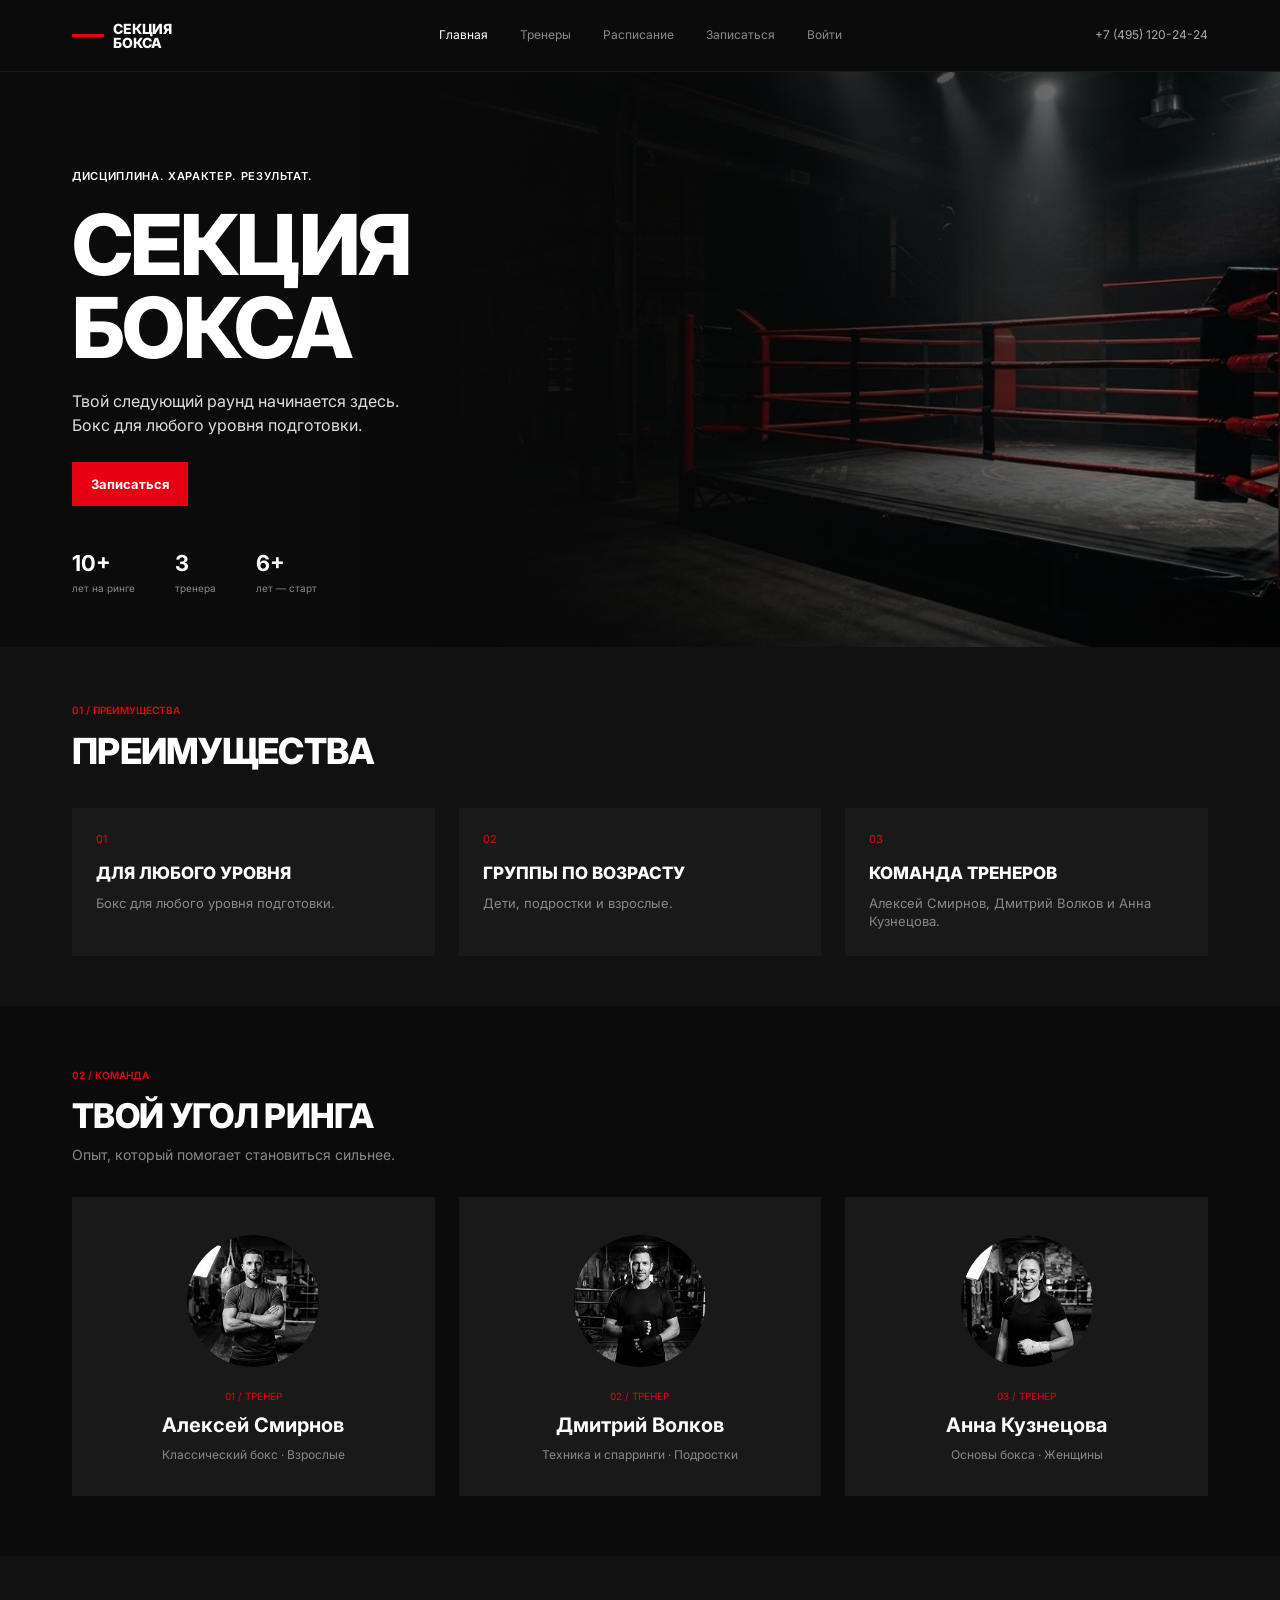
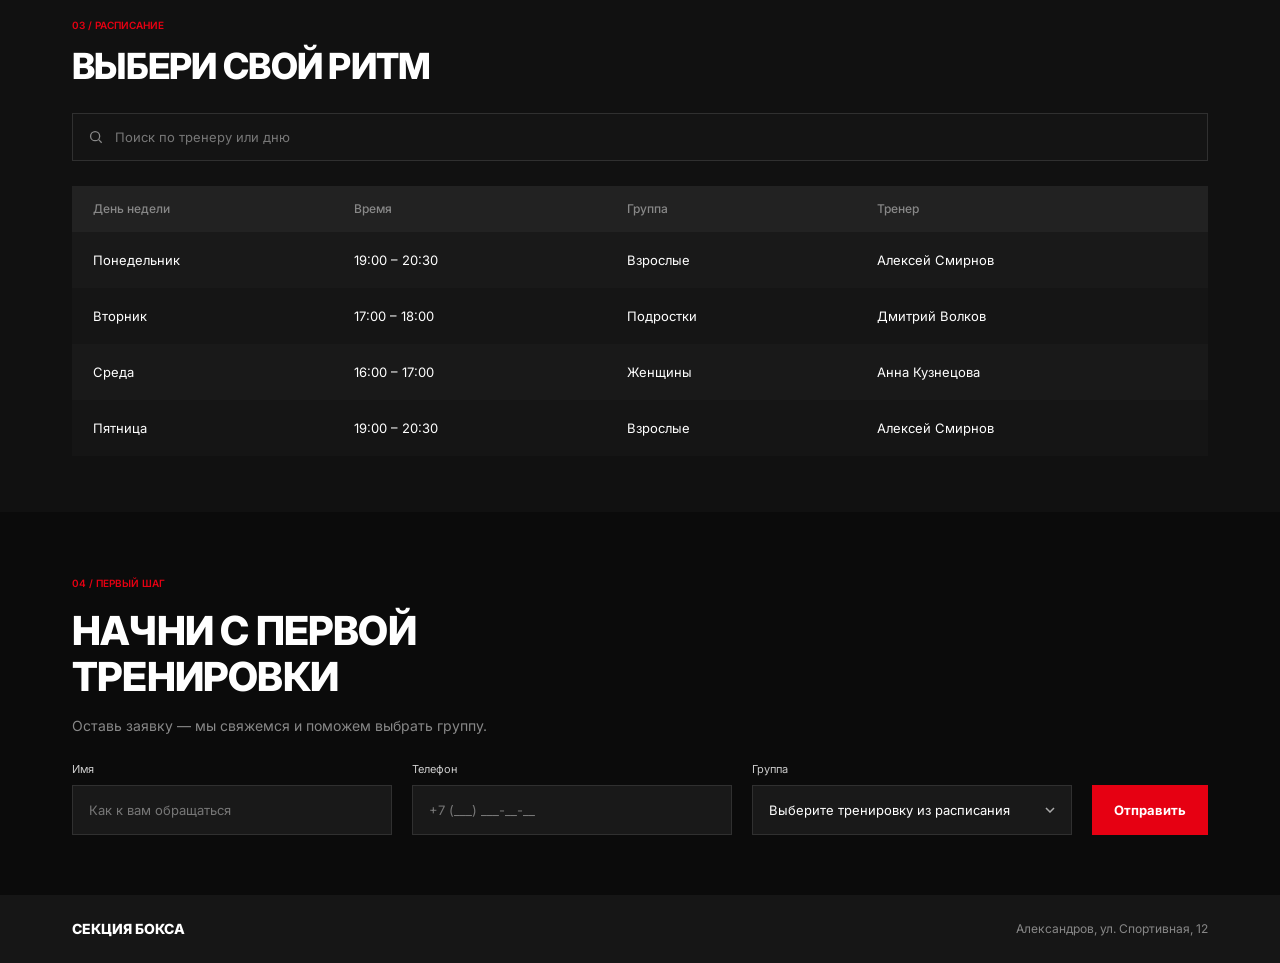
<file: index.html>
<!DOCTYPE html>
<html lang="ru">

<head>
    <meta charset="UTF-8">
    <meta name="viewport" content="width=device-width, initial-scale=1.0">
    <title>Секция бокса</title>
    <link rel="preconnect" href="https://fonts.googleapis.com">
    <link rel="preconnect" href="https://fonts.gstatic.com" crossorigin>
    <link
        href="https://fonts.googleapis.com/css2?family=Inter:wght@400;500;600;700;800;900&display=swap&subset=cyrillic"
        rel="stylesheet">
    <link rel="stylesheet" href="css/style.css">
</head>

<body id="top">

    <header class="header header-main">
        <div class="container header-inner">
            <a href="index.html" class="logo">
                <span class="logo-line"></span>
                <span class="logo-text">СЕКЦИЯ<br>БОКСА</span>
            </a>
            <nav class="nav">
                <a href="#top" class="active">Главная</a>
                <a href="#trainers">Тренеры</a>
                <a href="#schedule">Расписание</a>
                <a href="#signup">Записаться</a>
                <a href="auth.html" id="loginLink">Войти</a>
            </nav>
            <div class="header-phone">+7 (495) 120-24-24</div>
        </div>
    </header>

    <section class="hero">
        <img src="images/ring.jpg" alt="Боксёрский ринг" class="hero-image">
        <div class="container hero-content">
            <div class="hero-tagline">Дисциплина. Характер. Результат.</div>
            <h1>СЕКЦИЯ<br>БОКСА</h1>
            <p>Твой следующий раунд начинается здесь.<br>Бокс для любого уровня подготовки.</p>
            <a href="#signup" class="button hero-button">Записаться</a>
            <div class="stats">
                <div class="stat"><strong>10+</strong><span>лет на ринге</span></div>
                <div class="stat"><strong>3</strong><span>тренера</span></div>
                <div class="stat"><strong>6+</strong><span>лет — старт</span></div>
            </div>
        </div>
    </section>

    <section class="section section-light advantages">
        <div class="container">
            <div class="section-label">01 / Преимущества</div>
            <h2>ПРЕИМУЩЕСТВА</h2>
            <div class="cards-3">
                <div class="card">
                    <div class="card-number">01</div>
                    <h3>ДЛЯ ЛЮБОГО УРОВНЯ</h3>
                    <p>Бокс для любого уровня подготовки.</p>
                </div>
                <div class="card">
                    <div class="card-number">02</div>
                    <h3>ГРУППЫ ПО ВОЗРАСТУ</h3>
                    <p>Дети, подростки и взрослые.</p>
                </div>
                <div class="card">
                    <div class="card-number">03</div>
                    <h3>КОМАНДА ТРЕНЕРОВ</h3>
                    <p>Алексей Смирнов, Дмитрий Волков и Анна Кузнецова.</p>
                </div>
            </div>
        </div>
    </section>

    <section class="section trainers" id="trainers">
        <div class="container">
            <div class="section-label">02 / Команда</div>
            <h2>ТВОЙ УГОЛ РИНГА</h2>
            <p class="section-text">Опыт, который помогает становиться сильнее.</p>
            <div class="cards-3" id="trainersList"></div>
        </div>
    </section>

    <section class="section section-light schedule" id="schedule">
        <div class="container">
            <div class="section-label">03 / Расписание</div>
            <h2>ВЫБЕРИ СВОЙ РИТМ</h2>
            <div class="search-box">
                <svg width="14" height="14" viewBox="0 0 16 16" fill="none" stroke="#888" stroke-width="1.5">
                    <circle cx="7" cy="7" r="5.2"></circle>
                    <line x1="11" y1="11" x2="14.5" y2="14.5"></line>
                </svg>
                <input type="text" id="scheduleSearch" placeholder="Поиск по тренеру или дню">
            </div>
            <div class="table-wrap">
                <table class="table table-public">
                    <thead>
                        <tr>
                            <th>День недели</th>
                            <th>Время</th>
                            <th>Группа</th>
                            <th>Тренер</th>
                        </tr>
                    </thead>
                    <tbody id="scheduleBody"></tbody>
                </table>
            </div>
        </div>
    </section>

    <section class="section signup" id="signup">
        <div class="container">
            <div class="section-label">04 / Первый шаг</div>
            <h2 class="signup-title">НАЧНИ С ПЕРВОЙ ТРЕНИРОВКИ</h2>
            <p class="section-text">Оставь заявку — мы свяжемся и поможем выбрать группу.</p>
            <form id="signupForm" class="signup-form">
                <div class="field">
                    <label for="signupName">Имя</label>
                    <input type="text" id="signupName" placeholder="Как к вам обращаться">
                </div>
                <div class="field">
                    <label for="signupPhone">Телефон</label>
                    <input type="text" id="signupPhone" placeholder="+7 (___) ___-__-__">
                </div>
                <div class="field">
                    <label for="signupGroup">Группа</label>
                    <select id="signupGroup"></select>
                </div>
                <button type="submit" class="button signup-button">Отправить</button>
            </form>
            <p id="signupMessage" class="message"></p>
        </div>
    </section>

    <footer class="footer">
        <div class="container footer-inner">
            <div class="footer-name">СЕКЦИЯ БОКСА</div>
            <div class="footer-address">Александров, ул. Спортивная, 12</div>
        </div>
    </footer>

    <script src="js/storage.js"></script>
    <script src="js/main.js"></script>
</body>

</html>
</file>
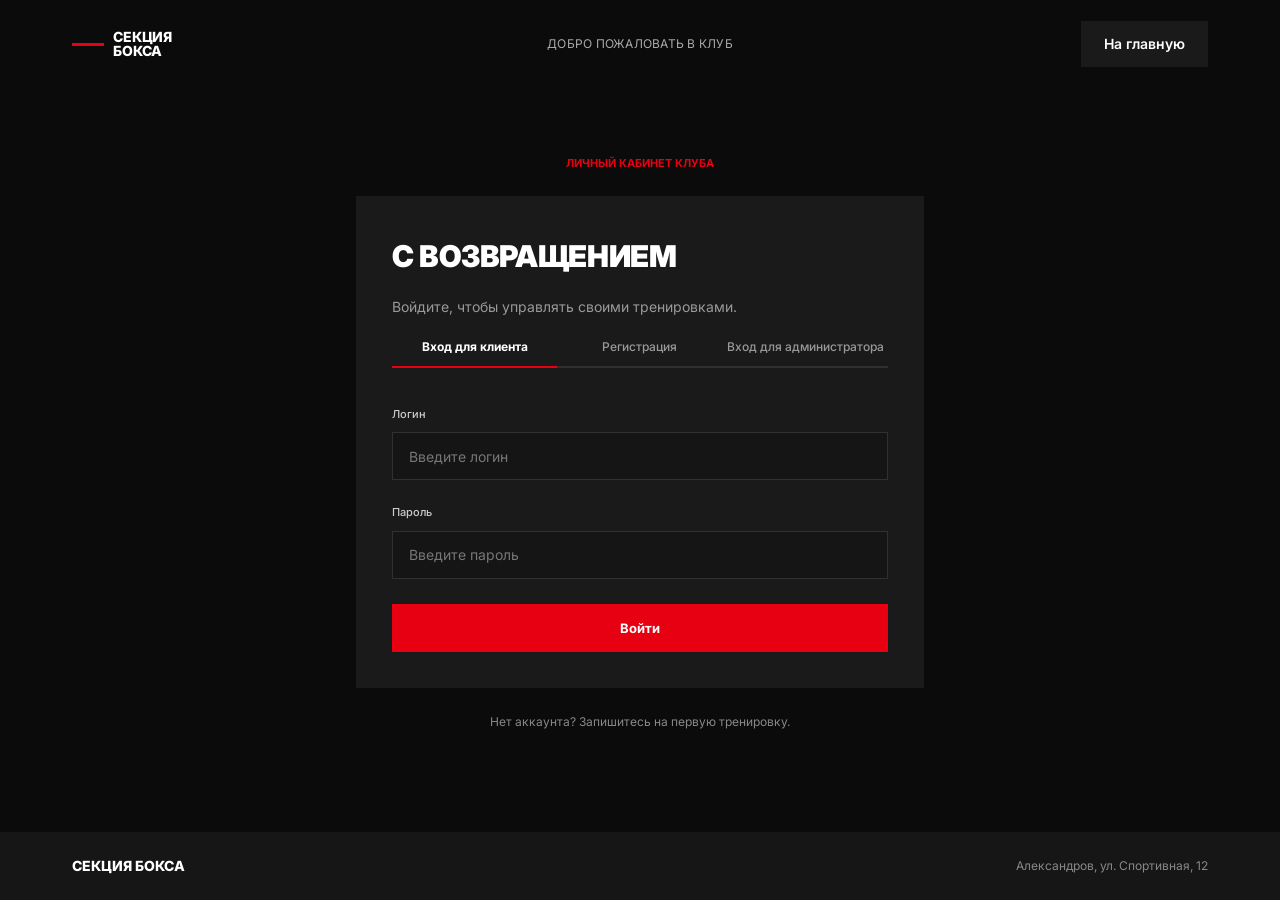
<file: admin.html>
<!DOCTYPE html>
<html lang="ru">
<head>
    <meta charset="UTF-8">
    <meta name="viewport" content="width=device-width, initial-scale=1.0">
    <title>Панель администратора — Секция бокса</title>
    <link rel="preconnect" href="https://fonts.googleapis.com">
    <link rel="preconnect" href="https://fonts.gstatic.com" crossorigin>
    <link href="https://fonts.googleapis.com/css2?family=Inter:wght@400;500;600;700;800;900&display=swap&subset=cyrillic" rel="stylesheet">
    <link rel="stylesheet" href="css/style.css">
</head>
<body>

    <header class="header">
        <div class="container header-inner">
            <a href="index.html" class="logo">
                <span class="logo-line"></span>
                <span class="logo-text">СЕКЦИЯ<br>БОКСА</span>
            </a>
            <div class="header-center">УПРАВЛЕНИЕ КЛУБОМ</div>
            <div class="header-right">
                <button type="button" class="header-button" id="logoutButton">Выйти</button>
            </div>
        </div>
    </header>

    <main class="page-main admin-main">
        <div class="container">
            <div class="red-label">УПРАВЛЕНИЕ КЛУБОМ</div>
            <h1 class="admin-title">Панель администратора</h1>

            <h2 class="block-title">01 / Добавить тренировку</h2>
            <form id="addForm" class="add-form">
                <div class="field">
                    <label for="addDay">День</label>
                    <select id="addDay"></select>
                </div>
                <div class="field">
                    <label for="addTime">Время</label>
                    <input type="text" id="addTime" placeholder="19:00 – 20:30">
                </div>
                <div class="field">
                    <label for="addGroup">Группа</label>
                    <select id="addGroup"></select>
                </div>
                <div class="field">
                    <label for="addCoach">Тренер</label>
                    <select id="addCoach" disabled title="Тренер определяется выбранной группой"></select>
                </div>
                <button type="submit" class="button add-button">Добавить</button>
            </form>
            <p id="addMessage" class="message"></p>

            <h2 class="block-title block-title-next">02 / Управление расписанием</h2>
            <div class="table-wrap">
                <table class="table table-admin-schedule">
                    <thead>
                        <tr>
                            <th>День</th>
                            <th>Время</th>
                            <th>Группа</th>
                            <th>Тренер</th>
                            <th class="th-action">Действие</th>
                        </tr>
                    </thead>
                    <tbody id="trainingsBody"></tbody>
                </table>
            </div>

            <h2 class="block-title block-title-next">03 / Записи клиентов</h2>
            <div class="search-box">
                <svg width="14" height="14" viewBox="0 0 16 16" fill="none" stroke="#888" stroke-width="1.5"><circle cx="7" cy="7" r="5.2"></circle><line x1="11" y1="11" x2="14.5" y2="14.5"></line></svg>
                <input type="text" id="bookingSearch" placeholder="Поиск по имени или группе">
            </div>
            <div class="table-wrap">
                <table class="table table-admin-bookings">
                    <thead>
                        <tr>
                            <th>Имя клиента</th>
                            <th>Телефон</th>
                            <th>Группа</th>
                            <th>Тренировка</th>
                            <th class="th-action">Действие</th>
                        </tr>
                    </thead>
                    <tbody id="bookingsBody"></tbody>
                </table>
            </div>
        </div>
    </main>

    <footer class="footer">
        <div class="container footer-inner">
            <div class="footer-name">СЕКЦИЯ БОКСА</div>
            <div class="footer-address">Александров, ул. Спортивная, 12</div>
        </div>
    </footer>

    <script src="js/storage.js"></script>
    <script src="js/admin.js"></script>
</body>
</html>
</file>
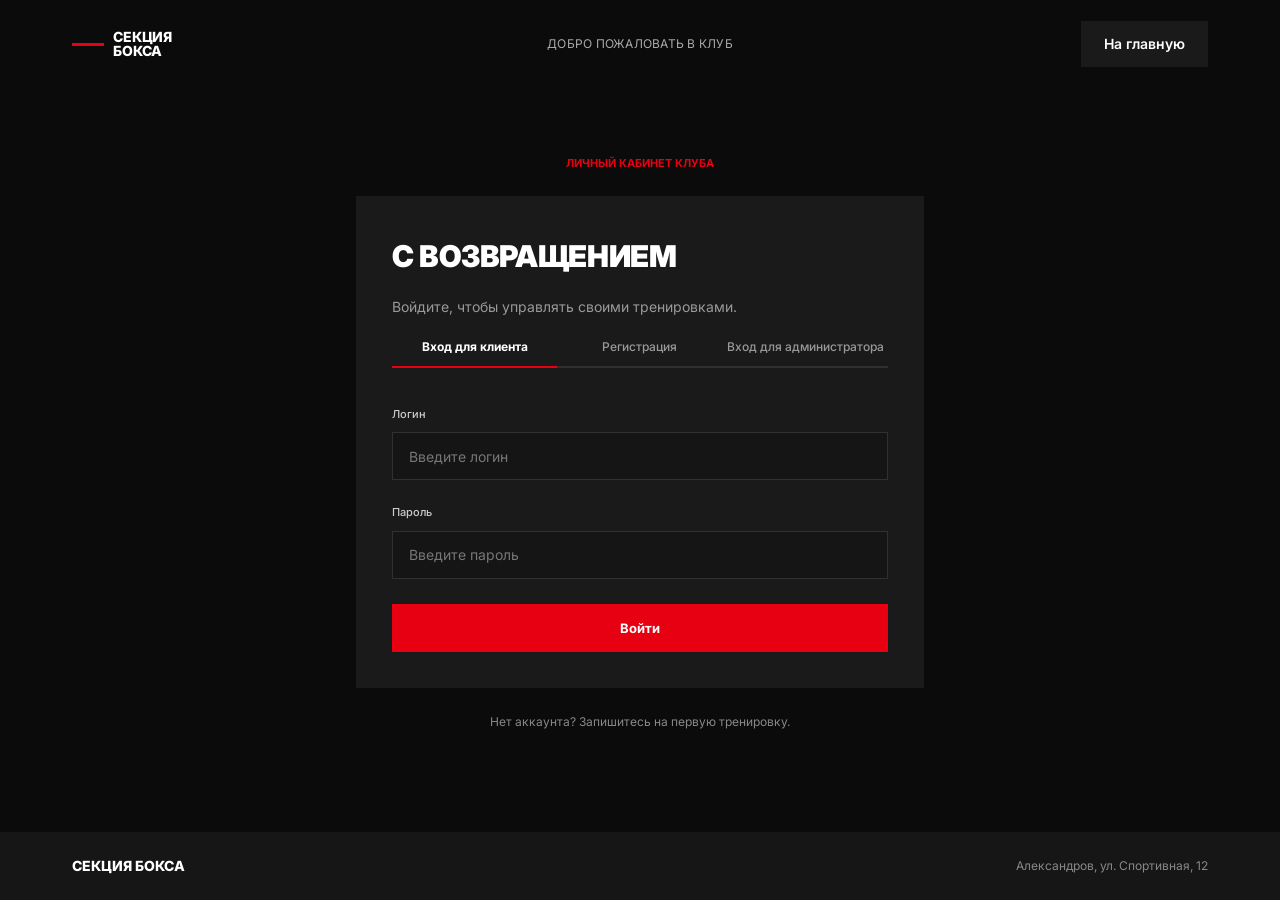
<file: auth.html>
<!DOCTYPE html>
<html lang="ru">
<head>
    <meta charset="UTF-8">
    <meta name="viewport" content="width=device-width, initial-scale=1.0">
    <title>Вход — Секция бокса</title>
    <link rel="preconnect" href="https://fonts.googleapis.com">
    <link rel="preconnect" href="https://fonts.gstatic.com" crossorigin>
    <link href="https://fonts.googleapis.com/css2?family=Inter:wght@400;500;600;700;800;900&display=swap&subset=cyrillic" rel="stylesheet">
    <link rel="stylesheet" href="css/style.css">
</head>
<body>

    <header class="header">
        <div class="container header-inner">
            <a href="index.html" class="logo">
                <span class="logo-line"></span>
                <span class="logo-text">СЕКЦИЯ<br>БОКСА</span>
            </a>
            <div class="header-center">ДОБРО ПОЖАЛОВАТЬ В КЛУБ</div>
            <div class="header-right">
                <a href="index.html" class="header-button">На главную</a>
            </div>
        </div>
    </header>

    <main class="login-page">
        <div class="login-label">ЛИЧНЫЙ КАБИНЕТ КЛУБА</div>

        <div class="login-card">
            <h1 id="cardTitle">С ВОЗВРАЩЕНИЕМ</h1>
            <p id="cardText" class="login-text">Войдите, чтобы управлять своими тренировками.</p>

            <div class="tabs">
                <button type="button" class="tab active" id="tabClient">Вход для клиента</button>
                <button type="button" class="tab" id="tabRegister">Регистрация</button>
                <button type="button" class="tab" id="tabAdmin">Вход для администратора</button>
            </div>

            <form id="clientForm" class="login-form">
                <div class="form-group">
                    <label for="clientLogin">Логин</label>
                    <input type="text" id="clientLogin" placeholder="Введите логин">
                </div>
                <div class="form-group">
                    <label for="clientPassword">Пароль</label>
                    <input type="password" id="clientPassword" placeholder="Введите пароль">
                </div>
                <p id="clientMessage" class="message"></p>
                <button type="submit" class="button wide-button">Войти</button>
            </form>

            <form id="registerForm" class="login-form" style="display: none;">
                <div class="form-group">
                    <label for="regName">Имя</label>
                    <input type="text" id="regName" placeholder="Введите имя">
                </div>
                <div class="form-group">
                    <label for="regPhone">Телефон</label>
                    <input type="text" id="regPhone" placeholder="+7 (___) ___-__-__">
                </div>
                <div class="form-group">
                    <label for="regLogin">Логин</label>
                    <input type="text" id="regLogin" placeholder="Введите логин">
                </div>
                <div class="form-group">
                    <label for="regPassword">Пароль</label>
                    <input type="password" id="regPassword" placeholder="Введите пароль">
                </div>
                <p id="registerMessage" class="message"></p>
                <button type="submit" class="button wide-button">Зарегистрироваться</button>
            </form>

            <form id="adminForm" class="login-form" style="display: none;">
                <div class="form-group">
                    <label for="adminLogin">Логин</label>
                    <input type="text" id="adminLogin" placeholder="Введите логин">
                </div>
                <div class="form-group">
                    <label for="adminPassword">Пароль</label>
                    <input type="password" id="adminPassword" placeholder="Введите пароль">
                </div>
                <p id="adminMessage" class="message"></p>
                <button type="submit" class="button wide-button">Войти</button>
            </form>
        </div>

        <p class="login-hint" id="loginHint"></p>
    </main>

    <footer class="footer">
        <div class="container footer-inner">
            <div class="footer-name">СЕКЦИЯ БОКСА</div>
            <div class="footer-address">Александров, ул. Спортивная, 12</div>
        </div>
    </footer>

    <script src="js/storage.js"></script>
    <script src="js/auth.js"></script>
</body>
</html>
</file>
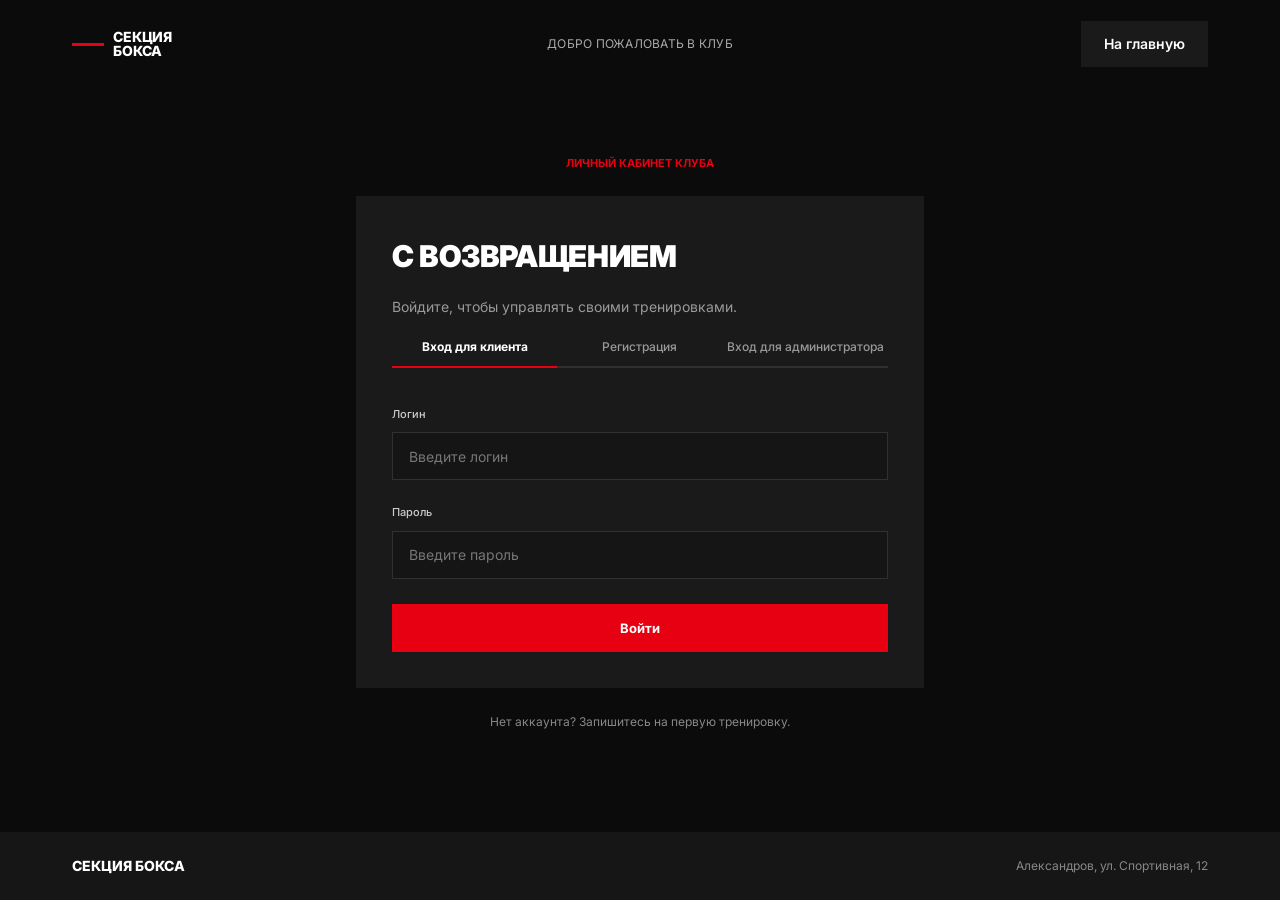
<file: profile.html>
<!DOCTYPE html>
<html lang="ru">
<head>
    <meta charset="UTF-8">
    <meta name="viewport" content="width=device-width, initial-scale=1.0">
    <title>Личный кабинет — Секция бокса</title>
    <link rel="preconnect" href="https://fonts.googleapis.com">
    <link rel="preconnect" href="https://fonts.gstatic.com" crossorigin>
    <link href="https://fonts.googleapis.com/css2?family=Inter:wght@400;500;600;700;800;900&display=swap&subset=cyrillic" rel="stylesheet">
    <link rel="stylesheet" href="css/style.css">
</head>
<body>

    <header class="header">
        <div class="container header-inner">
            <a href="index.html" class="logo">
                <span class="logo-line"></span>
                <span class="logo-text">СЕКЦИЯ<br>БОКСА</span>
            </a>
            <div class="header-center header-center-light" id="headerUser"></div>
            <div class="header-right">
                <button type="button" class="header-button" id="logoutButton">Выйти</button>
            </div>
        </div>
    </header>

    <main class="page-main">
        <div class="container">
            <div class="red-label">ЛИЧНЫЙ КАБИНЕТ</div>
            <h1 class="cabinet-name" id="userName"></h1>
            <p class="cabinet-group" id="userGroup"></p>
            <p class="cabinet-text">Ваши тренировки, ваш прогресс. Увидимся на ринге.</p>

            <div class="title-row">
                <h2 class="block-title">Мои записи</h2>
                <span class="count" id="bookingCount"></span>
            </div>

            <div class="table-wrap">
                <table class="table table-cabinet">
                    <thead>
                        <tr>
                            <th>День</th>
                            <th>Время</th>
                            <th>Тренер</th>
                        </tr>
                    </thead>
                    <tbody id="myBookings"></tbody>
                </table>
            </div>
        </div>
    </main>

    <footer class="footer">
        <div class="container footer-inner">
            <div class="footer-name">СЕКЦИЯ БОКСА</div>
            <div class="footer-address">Александров, ул. Спортивная, 12</div>
        </div>
    </footer>

    <script src="js/storage.js"></script>
    <script src="js/profile.js"></script>
</body>
</html>
</file>
<file: css/style.css>
/* ===== Общие стили ===== */

* {
    box-sizing: border-box;
    margin: 0;
    padding: 0;
}

html {
    scroll-behavior: smooth;
}

body {
    background: #0b0b0b;
    color: #ffffff;
    font-family: "Inter", Arial, sans-serif;
    font-size: 14px;
    line-height: 1.4;
    min-height: 100vh;
    display: flex;
    flex-direction: column;
}

a {
    color: inherit;
    text-decoration: none;
}

button,
input,
select {
    font-family: inherit;
}

.container {
    width: min(1136px, calc(100% - 48px));
    margin: 0 auto;
}

.button {
    display: inline-flex;
    align-items: center;
    justify-content: center;
    background: #e60012;
    color: #ffffff;
    border: none;
    font-size: 13px;
    font-weight: 700;
    cursor: pointer;
}

.button:hover {
    background: #ff1a2b;
}

.message {
    font-size: 13px;
    margin-top: 14px;
}

.message:empty {
    display: none;
}

.message.error {
    color: #ff5a5a;
}

.message.success {
    color: #4cc36b;
}

.message a {
    text-decoration: underline;
}

/* ===== Шапка ===== */

.header {
    height: 88px;
}

.header-inner {
    height: 100%;
    display: grid;
    grid-template-columns: 1fr auto 1fr;
    align-items: center;
}

.logo {
    display: flex;
    align-items: center;
    gap: 9px;
    justify-self: start;
}

.logo-line {
    width: 32px;
    height: 3px;
    background: #e60012;
}

.logo-text {
    font-size: 14px;
    font-weight: 800;
    line-height: 1;
    letter-spacing: -0.01em;
}

.header-center {
    font-size: 12px;
    color: #aaaaaa;
    letter-spacing: 0.02em;
}

.header-center-light {
    font-size: 14px;
    color: #cccccc;
    letter-spacing: 0;
}

.header-right {
    justify-self: end;
}

.header-button {
    display: inline-flex;
    align-items: center;
    justify-content: center;
    height: 46px;
    padding: 0 23px;
    background: #1a1a1a;
    color: #ffffff;
    border: none;
    font-size: 14px;
    font-weight: 600;
    cursor: pointer;
}

.header-button:hover {
    background: #262626;
}

/* шапка главной страницы */

.header-main {
    height: 72px;
    border-bottom: 1px solid #1a1a1a;
}

.nav {
    display: flex;
    gap: 32px;
    font-size: 12px;
    color: #888888;
}

.nav a:hover,
.nav a.active {
    color: #ffffff;
}

.header-phone {
    justify-self: end;
    font-size: 12px;
    color: #aaaaaa;
}

/* ===== Подвал ===== */

.footer {
    background: #161616;
    height: 68px;
}

.footer-inner {
    height: 100%;
    display: flex;
    align-items: center;
    justify-content: space-between;
}

.footer-name {
    font-size: 14px;
    font-weight: 800;
}

.footer-address {
    font-size: 12px;
    color: #888888;
}

/* ===== Главная: первый экран ===== */

.hero {
    position: relative;
    height: 575px;
    overflow: hidden;
    background: #0b0b0b;
}

.hero-image {
    position: absolute;
    top: 0;
    right: 0;
    width: 72%;
    height: 100%;
    object-fit: cover;
}

.hero::after {
    content: "";
    position: absolute;
    top: 0;
    left: 0;
    width: 100%;
    height: 100%;
    background: linear-gradient(90deg, #0b0b0b 22%, rgba(11, 11, 11, 0.55) 50%, rgba(11, 11, 11, 0.15) 100%);
}

.hero-content {
    position: relative;
    z-index: 2;
    padding-top: 97px;
}

.hero-tagline {
    font-size: 11px;
    font-weight: 600;
    letter-spacing: 0.06em;
    text-transform: uppercase;
    margin-bottom: 19px;
}

.hero h1 {
    font-size: 84px;
    font-weight: 800;
    line-height: 83px;
    letter-spacing: -0.03em;
    margin-bottom: 20px;
}

.hero p {
    font-size: 16px;
    line-height: 24px;
    color: #dddddd;
}

.hero-button {
    width: 116px;
    height: 44px;
    margin-top: 25px;
}

.stats {
    display: flex;
    gap: 40px;
    margin-top: 43px;
}

.stat strong {
    display: block;
    font-size: 22px;
    font-weight: 700;
    line-height: 28px;
}

.stat span {
    font-size: 10px;
    color: #888888;
}

/* ===== Главная: секции ===== */

.section {
    padding: 62px 0 60px;
}

.section-light {
    background: #111111;
}

.section-label {
    font-size: 10px;
    font-weight: 600;
    color: #e60012;
    text-transform: uppercase;
    margin-bottom: 14px;
}

.section h2 {
    font-size: 36px;
    font-weight: 800;
    line-height: 1.15;
    letter-spacing: -0.02em;
}

.section-text {
    font-size: 14px;
    color: #888888;
    margin-top: 10px;
}

.advantages {
    padding-top: 56px;
    padding-bottom: 50px;
}

.advantages h2 {
    margin-bottom: 36px;
}

.cards-3 {
    display: grid;
    grid-template-columns: repeat(3, 1fr);
    gap: 24px;
}

.card {
    background: #191919;
    padding: 24px;
    height: 148px;
}

.card-number {
    font-size: 11px;
    color: #e60012;
    margin-bottom: 14px;
}

.card h3 {
    font-size: 17px;
    font-weight: 800;
    margin-bottom: 8px;
}

.card p {
    font-size: 13px;
    color: #888888;
}

/* тренеры */

.trainers h2 {
    font-size: 34px;
}

.trainers .cards-3 {
    margin-top: 32px;
}

.trainer-card {
    background: #191919;
    text-align: center;
    padding: 38px 24px 32px;
}

.trainer-card img {
    display: block;
    width: 132px;
    height: 132px;
    margin: 0 auto 22px;
    border-radius: 50%;
    object-fit: cover;
    filter: grayscale(1);
}

.trainer-info {
    padding: 0;
}

.trainer-number {
    font-size: 10px;
    color: #e60012;
    margin-bottom: 8px;
}

.trainer-info h3 {
    font-size: 20px;
    font-weight: 700;
    margin-bottom: 8px;
}

.trainer-info p {
    font-size: 12px;
    color: #888888;
}

/* расписание */

.schedule {
    padding-bottom: 56px;
}

.schedule h2 {
    margin-bottom: 26px;
}

.search-box {
    display: flex;
    align-items: center;
    gap: 12px;
    height: 48px;
    padding: 0 16px;
    background: #141414;
    border: 1px solid #303030;
    margin-bottom: 25px;
}

.search-box svg {
    flex-shrink: 0;
}

.search-box input {
    width: 100%;
    height: 100%;
    background: transparent;
    border: none;
    outline: none;
    color: #ffffff;
    font-size: 13px;
}

.search-box input::placeholder {
    color: #777777;
}

/* таблицы */

.table-wrap {
    overflow-x: auto;
}

.table {
    width: 100%;
    border-collapse: collapse;
    table-layout: fixed;
    min-width: 640px;
}

.table th {
    background: #222222;
    color: #888888;
    font-size: 12px;
    font-weight: 500;
    text-align: left;
    height: 46px;
    padding: 0 21px;
}

.table td {
    font-size: 13px;
    padding: 0 21px;
    height: 56px;
}

.table tbody tr:nth-child(odd) {
    background: #191919;
}

.table tbody tr:nth-child(even) {
    background: #151515;
}

.table .th-action {
    text-align: right;
}

.table .action-cell {
    text-align: right;
}

.table .empty-cell {
    text-align: center;
    color: #888888;
}

.table-public th:nth-child(1) { width: 23%; }
.table-public th:nth-child(2) { width: 24%; }
.table-public th:nth-child(3) { width: 22%; }

.table-cabinet th:nth-child(1) { width: 31%; }
.table-cabinet th:nth-child(2) { width: 28%; }
.table-cabinet td { height: 50px; }

.table-admin-schedule th:nth-child(1),
.table-admin-schedule th:nth-child(2),
.table-admin-schedule th:nth-child(3),
.table-admin-schedule th:nth-child(4) { width: 22%; }
.table-admin-schedule td { height: 57px; }

.table-admin-bookings th:nth-child(1) { width: 20%; }
.table-admin-bookings th:nth-child(2) { width: 20%; }
.table-admin-bookings th:nth-child(3) { width: 15%; }
.table-admin-bookings th:nth-child(5) { width: 10%; }
.table-admin-bookings td { height: 65px; }

.delete-button {
    height: 34px;
    padding: 0 16px;
    background: #e60012;
    color: #ffffff;
    border: none;
    font-size: 11px;
    font-weight: 700;
    cursor: pointer;
}

.delete-button:hover {
    background: #ff1a2b;
}

/* форма записи на главной */

.signup {
    padding-top: 64px;
    padding-bottom: 60px;
}

.signup .section-label {
    margin-bottom: 18px;
}

.signup .signup-title {
    font-size: 40px;
    max-width: 560px;
    line-height: 46px;
}

.signup .section-text {
    margin-top: 16px;
    margin-bottom: 26px;
}

.signup-form {
    display: grid;
    grid-template-columns: 1fr 1fr 1fr 116px;
    gap: 20px;
    align-items: end;
}

.field label {
    display: block;
    font-size: 11px;
    color: #cccccc;
    margin-bottom: 8px;
}

.field input,
.field select {
    width: 100%;
    height: 50px;
    padding: 0 16px;
    background: #191919;
    border: 1px solid #303030;
    color: #ffffff;
    font-size: 13px;
    outline: none;
}

.field input::placeholder {
    color: #777777;
}

.field input:focus,
.field select:focus {
    border-color: #e60012;
}

.field select {
    appearance: none;
    -webkit-appearance: none;
    cursor: pointer;
    background-image: url("data:image/svg+xml,%3Csvg xmlns='http://www.w3.org/2000/svg' width='10' height='6' viewBox='0 0 10 6'%3E%3Cpath d='M1 1l4 4 4-4' fill='none' stroke='%23aaaaaa' stroke-width='1.5'/%3E%3C/svg%3E");
    background-repeat: no-repeat;
    background-position: right 16px center;
    padding-right: 36px;
}

.field select option {
    background: #191919;
    color: #ffffff;
}

.field select:disabled {
    opacity: 1;
    color: #ffffff;
    -webkit-text-fill-color: #ffffff;
    cursor: default;
}

.signup-button {
    height: 50px;
    width: 116px;
}

.small-text {
    font-size: 10px;
    color: #777777;
    margin-top: 28px;
}

/* ===== Страница входа ===== */

.login-page {
    flex: 1;
    padding: 68px 0 87px;
    text-align: center;
}

.login-label {
    font-size: 11px;
    font-weight: 700;
    color: #e60012;
    margin-bottom: 25px;
}

.login-card {
    width: min(568px, calc(100% - 32px));
    margin: 0 auto;
    background: #1a1a1a;
    padding: 36px;
    text-align: left;
}

.login-card h1 {
    font-size: 30px;
    font-weight: 900;
    line-height: 36px;
    letter-spacing: -0.01em;
    margin-top: 6px;
}

.login-card h1.small-title {
    font-size: 24px;
    line-height: 30px;
    font-weight: 800;
}

.login-text {
    font-size: 14px;
    color: #999999;
    margin-top: 23px;
}

.tabs {
    display: flex;
    margin-top: 11px;
    border-bottom: 2px solid #303030;
}

.tab {
    flex: 1;
    height: 40px;
    background: none;
    border: none;
    border-bottom: 2px solid transparent;
    margin-bottom: -2px;
    color: #999999;
    font-size: 12px;
    font-weight: 500;
    cursor: pointer;
}

.tab:hover {
    color: #ffffff;
}

.tab.active {
    color: #ffffff;
    font-weight: 700;
    border-bottom-color: #e60012;
}

.login-form {
    margin-top: 39px;
}

.form-group {
    margin-bottom: 25px;
}

.form-group label {
    display: block;
    font-size: 11px;
    font-weight: 500;
    color: #cccccc;
    margin-bottom: 10px;
}

.form-group input {
    width: 100%;
    height: 48px;
    padding: 0 16px;
    background: #151515;
    border: 1px solid #303030;
    color: #ffffff;
    font-size: 14px;
    outline: none;
}

.form-group input::placeholder {
    color: #777777;
}

.form-group input:focus {
    border-color: #e60012;
}

.wide-button {
    width: 100%;
    height: 48px;
    font-size: 13px;
}

.login-form .message {
    margin-top: -8px;
    margin-bottom: 14px;
}

.login-hint {
    margin-top: 26px;
    font-size: 12px;
    color: #888888;
}

.login-hint a {
    cursor: pointer;
}

.login-hint a:hover {
    color: #ffffff;
}

/* ===== Личный кабинет и админка ===== */

.page-main {
    flex: 1;
    padding: 58px 0 60px;
}

.red-label {
    font-size: 11px;
    font-weight: 700;
    color: #e60012;
    margin-bottom: 20px;
}

.cabinet-name {
    font-size: 40px;
    font-weight: 900;
    line-height: 44px;
    letter-spacing: -0.01em;
    text-transform: uppercase;
}

.cabinet-group {
    font-size: 18px;
    color: #bbbbbb;
    margin-top: 18px;
}

.cabinet-text {
    font-size: 13px;
    color: #888888;
    margin-top: 19px;
}

.title-row {
    display: flex;
    justify-content: space-between;
    align-items: flex-start;
    margin-top: 68px;
    margin-bottom: 23px;
}

.block-title {
    font-size: 24px;
    font-weight: 700;
    line-height: 30px;
}

.count {
    font-size: 11px;
    color: #888888;
    line-height: 14px;
}

.admin-main {
    padding-top: 47px;
}

.admin-title {
    font-size: 44px;
    font-weight: 800;
    line-height: 52px;
    letter-spacing: -0.02em;
}

.admin-main .block-title {
    font-size: 20px;
    margin-top: 44px;
    margin-bottom: 22px;
}

.admin-main .block-title-next {
    margin-top: 65px;
}

.admin-main .search-box {
    margin-bottom: 21px;
}

.add-form {
    display: grid;
    grid-template-columns: 1fr 1fr 1fr 1fr 111px;
    gap: 18px;
    align-items: end;
    background: #191919;
    padding: 24px 21px 22px;
}

.add-form .field input,
.add-form .field select {
    background: #111111;
}

.add-button {
    height: 50px;
}

/* ===== Адаптивность ===== */

@media (max-width: 1000px) {
    .hero h1 {
        font-size: 64px;
        line-height: 64px;
    }

    .hero {
        height: 520px;
    }

    .hero-image {
        width: 100%;
    }

    .cards-3 {
        grid-template-columns: 1fr;
    }

    .card {
        height: auto;
    }

    .signup-form {
        grid-template-columns: 1fr 1fr;
    }

    .signup-button {
        width: 100%;
    }

    .add-form {
        grid-template-columns: 1fr 1fr;
    }

    .add-button {
        grid-column: 1 / -1;
    }
}

@media (max-width: 700px) {
    .header-main {
        height: auto;
    }

    .header-main .header-inner {
        grid-template-columns: 1fr;
        justify-items: center;
        gap: 12px;
        padding: 14px 0;
    }

    .header-main .logo,
    .header-main .header-phone {
        justify-self: center;
    }

    .nav {
        flex-wrap: wrap;
        justify-content: center;
        gap: 8px 18px;
    }

    .header {
        height: 72px;
    }

    .header-main {
        height: auto;
    }

    .header-center {
        display: none;
    }

    .header-inner {
        grid-template-columns: 1fr auto;
    }

    .header-main .header-inner {
        grid-template-columns: 1fr;
    }

    .hero {
        height: 560px;
    }

    .hero-content {
        padding-top: 60px;
    }

    .hero h1 {
        font-size: 48px;
        line-height: 50px;
    }

    .section h2,
    .trainers h2 {
        font-size: 28px;
    }

    .signup .signup-title {
        font-size: 30px;
        line-height: 36px;
    }

    .signup-form,
    .add-form {
        grid-template-columns: 1fr;
    }

    .login-card {
        padding: 24px 20px;
    }

    .login-card h1 {
        font-size: 24px;
    }

    .login-card h1.small-title {
        font-size: 20px;
    }

    .tab {
        font-size: 11px;
    }

    .cabinet-name {
        font-size: 30px;
    }

    .admin-title {
        font-size: 32px;
        line-height: 40px;
    }

    .footer {
        height: auto;
        padding: 18px 0;
    }

    .footer-inner {
        flex-direction: column;
        gap: 6px;
    }
}

/* сообщение, если JSON не удалось загрузить */

.load-error {
    background: #e60012;
    color: #ffffff;
    font-size: 13px;
    padding: 12px 24px;
    text-align: center;
}
</file>
